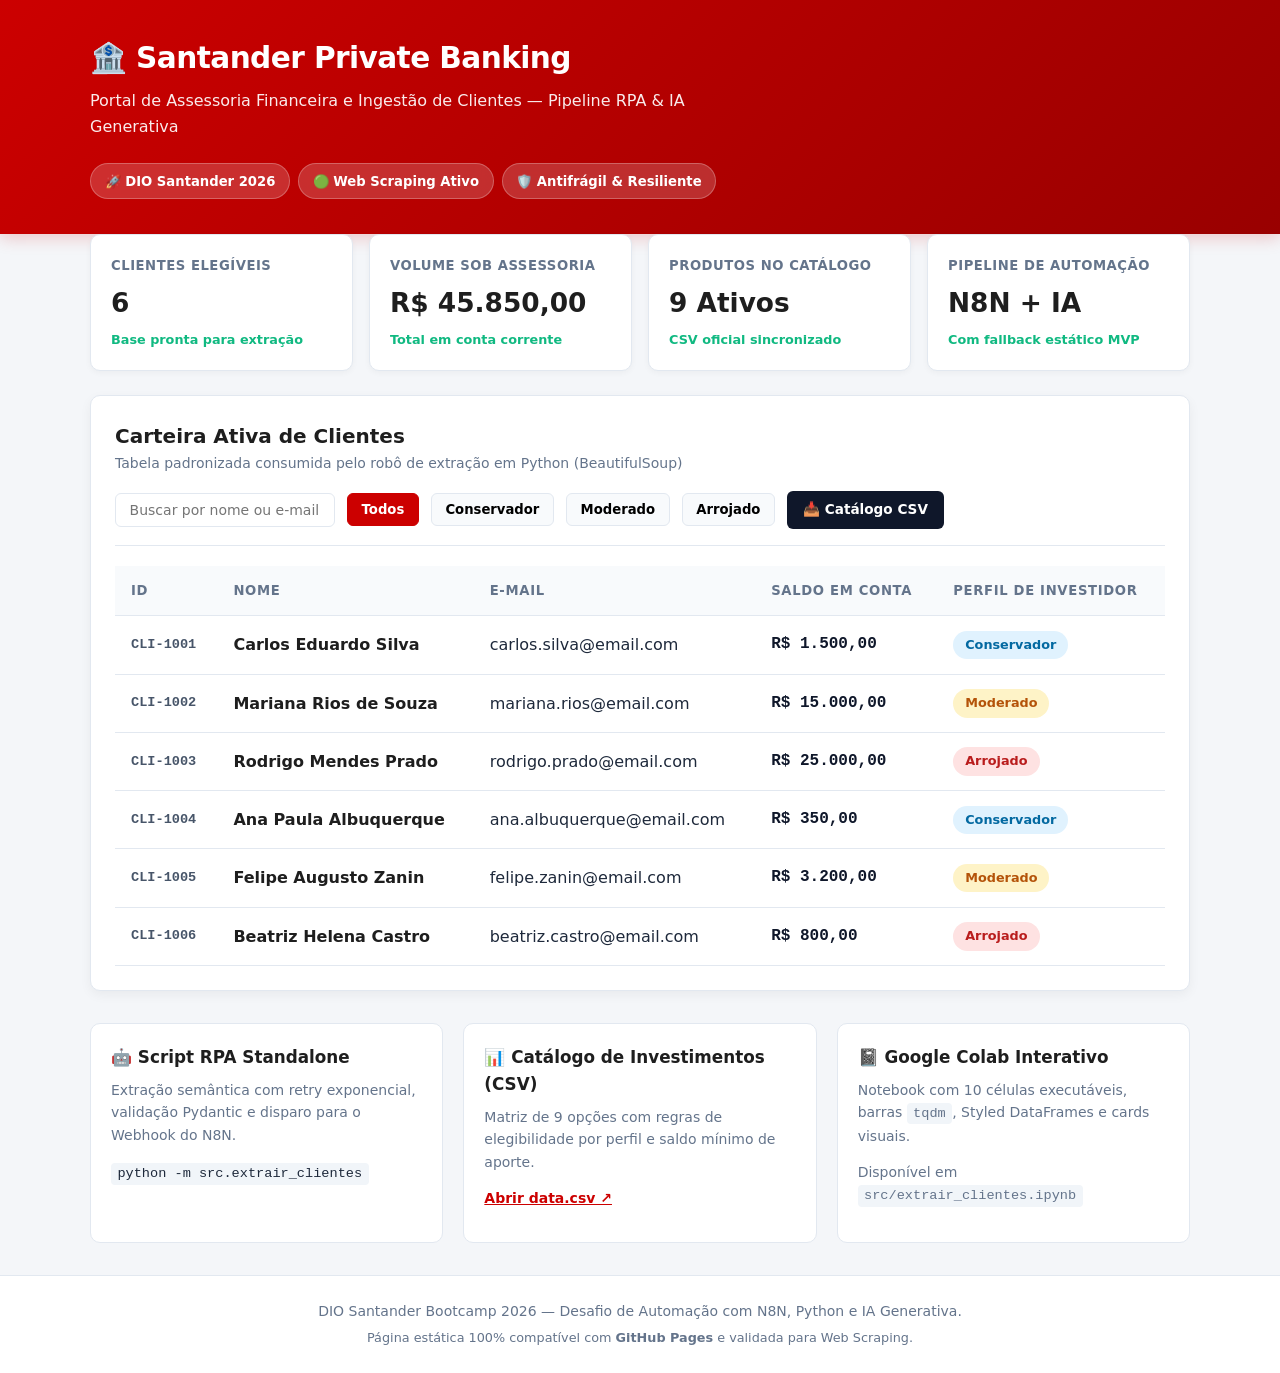
<file: dio-lab-assistente-investimentos-rpa-n8n/index.html>
<!DOCTYPE html>
<html lang="pt-BR">
<head>
  <meta charset="UTF-8">
  <meta name="viewport" content="width=device-width, initial-scale=1.0">
  <meta name="description" content="Portal de Assessoria Financeira e Investimentos - Automação RPA e IA Generativa Santander Bootcamp 2026">
  <title>Portal de Clientes & Investimentos | DIO Santander 2026</title>
  <style>
    :root {
      --santander-red: #cc0000;
      --santander-red-dark: #990000;
      --santander-dark: #1e1e1e;
      --bg-light: #f4f6f9;
      --surface: #ffffff;
      --border: #e2e8f0;
      --text-main: #1e293b;
      --text-muted: #64748b;
      
      --badge-conservador-bg: #e0f2fe;
      --badge-conservador-color: #0369a1;
      --badge-moderado-bg: #fef3c7;
      --badge-moderado-color: #b45309;
      --badge-arrojado-bg: #fee2e2;
      --badge-arrojado-color: #b91c1c;

      --success-green: #10b981;
      --radius: 10px;
    }

    * {
      box-sizing: border-box;
      margin: 0;
      padding: 0;
      font-family: 'Segoe UI', system-ui, -apple-system, BlinkMacSystemFont, Roboto, sans-serif;
    }

    body {
      background-color: var(--bg-light);
      color: var(--text-main);
      line-height: 1.6;
      min-height: 100vh;
      display: flex;
      flex-direction: column;
    }

    header {
      background: linear-gradient(135deg, var(--santander-red), var(--santander-red-dark));
      color: #ffffff;
      padding: 2.2rem 1.5rem;
      box-shadow: 0 4px 16px rgba(204, 0, 0, 0.2);
    }

    .container {
      max-width: 1140px;
      margin: 0 auto;
      padding: 0 1.25rem;
      width: 100%;
    }

    .header-content {
      display: flex;
      justify-content: space-between;
      align-items: center;
      flex-wrap: wrap;
      gap: 1.5rem;
    }

    .brand-title {
      font-size: 1.85rem;
      font-weight: 800;
      letter-spacing: -0.02em;
      display: flex;
      align-items: center;
      gap: 0.75rem;
    }

    .brand-subtitle {
      font-size: 1rem;
      opacity: 0.92;
      margin-top: 0.35rem;
      max-width: 650px;
    }

    .header-badges {
      display: flex;
      gap: 0.5rem;
      flex-wrap: wrap;
    }

    .chip {
      background: rgba(255, 255, 255, 0.18);
      backdrop-filter: blur(8px);
      padding: 0.4rem 0.85rem;
      border-radius: 9999px;
      font-size: 0.825rem;
      font-weight: 600;
      border: 1px solid rgba(255, 255, 255, 0.25);
    }

    main {
      flex: 1;
      margin-top: -1.5rem;
    }

    /* KPI Cards */
    .kpi-grid {
      display: grid;
      grid-template-columns: repeat(auto-fit, minmax(220px, 1fr));
      gap: 1rem;
      margin-bottom: 1.5rem;
    }

    .kpi-card {
      background: var(--surface);
      border: 1px solid var(--border);
      border-radius: var(--radius);
      padding: 1.25rem;
      box-shadow: 0 2px 6px rgba(0,0,0,0.04);
      display: flex;
      flex-direction: column;
      gap: 0.35rem;
    }

    .kpi-label {
      font-size: 0.825rem;
      font-weight: 600;
      color: var(--text-muted);
      text-transform: uppercase;
      letter-spacing: 0.04em;
    }

    .kpi-value {
      font-size: 1.65rem;
      font-weight: 800;
      color: var(--santander-dark);
    }

    .kpi-desc {
      font-size: 0.8rem;
      color: var(--success-green);
      font-weight: 600;
    }

    /* Main Table Card */
    .card {
      background: var(--surface);
      border-radius: var(--radius);
      border: 1px solid var(--border);
      box-shadow: 0 4px 12px rgba(0, 0, 0, 0.05);
      padding: 1.5rem;
      margin-bottom: 2rem;
    }

    .card-header {
      display: flex;
      justify-content: space-between;
      align-items: center;
      flex-wrap: wrap;
      gap: 1rem;
      margin-bottom: 1.25rem;
      border-bottom: 1px solid var(--border);
      padding-bottom: 1rem;
    }

    .card-title-group h2 {
      font-size: 1.25rem;
      font-weight: 700;
      color: var(--santander-dark);
    }

    .card-title-group p {
      font-size: 0.875rem;
      color: var(--text-muted);
    }

    .table-toolbar {
      display: flex;
      gap: 0.75rem;
      align-items: center;
      flex-wrap: wrap;
    }

    .search-input {
      padding: 0.5rem 0.85rem;
      border-radius: 6px;
      border: 1px solid var(--border);
      font-size: 0.875rem;
      outline: none;
      transition: border-color 0.2s ease;
      min-width: 220px;
    }

    .search-input:focus {
      border-color: var(--santander-red);
    }

    .btn-filter {
      padding: 0.5rem 0.85rem;
      border-radius: 6px;
      border: 1px solid var(--border);
      background: #f8fafc;
      font-size: 0.825rem;
      font-weight: 600;
      cursor: pointer;
      transition: all 0.2s;
    }

    .btn-filter.active, .btn-filter:hover {
      background: var(--santander-red);
      color: #fff;
      border-color: var(--santander-red);
    }

    .btn-action {
      padding: 0.5rem 1rem;
      border-radius: 6px;
      border: none;
      background: #0f172a;
      color: #fff;
      font-size: 0.85rem;
      font-weight: 600;
      text-decoration: none;
      display: inline-flex;
      align-items: center;
      gap: 0.4rem;
      cursor: pointer;
      transition: background 0.2s;
    }

    .btn-action:hover {
      background: #334155;
    }

    /* Table Styles (Otimizada para RPA e Apresentação) */
    .table-container {
      overflow-x: auto;
    }

    table {
      width: 100%;
      border-collapse: collapse;
      text-align: left;
    }

    th, td {
      padding: 0.9rem 1rem;
      border-bottom: 1px solid var(--border);
    }

    th {
      background-color: #f8fafc;
      color: var(--text-muted);
      font-size: 0.825rem;
      text-transform: uppercase;
      letter-spacing: 0.05em;
      font-weight: 700;
    }

    tbody tr {
      transition: background-color 0.15s ease;
    }

    tbody tr:hover {
      background-color: #f8fafc;
    }

    .cliente-id {
      font-family: 'Consolas', monospace;
      font-weight: 600;
      color: #475569;
      font-size: 0.85rem;
    }

    .cliente-nome {
      font-weight: 600;
      color: var(--santander-dark);
    }

    .cliente-saldo {
      font-family: 'Consolas', monospace;
      font-weight: 700;
      color: #0f172a;
    }

    .badge {
      display: inline-block;
      padding: 0.25rem 0.75rem;
      border-radius: 9999px;
      font-size: 0.8rem;
      font-weight: 700;
      text-align: center;
    }

    .badge-conservador {
      background-color: var(--badge-conservador-bg);
      color: var(--badge-conservador-color);
    }

    .badge-moderado {
      background-color: var(--badge-moderado-bg);
      color: var(--badge-moderado-color);
    }

    .badge-arrojado {
      background-color: var(--badge-arrojado-bg);
      color: var(--badge-arrojado-color);
    }

    /* Links & Documentation Section */
    .docs-grid {
      display: grid;
      grid-template-columns: repeat(auto-fit, minmax(280px, 1fr));
      gap: 1.25rem;
      margin-bottom: 2rem;
    }

    .doc-box {
      background: var(--surface);
      border: 1px solid var(--border);
      border-radius: var(--radius);
      padding: 1.25rem;
    }

    .doc-box h3 {
      font-size: 1.05rem;
      margin-bottom: 0.5rem;
      color: var(--santander-dark);
      display: flex;
      align-items: center;
      gap: 0.5rem;
    }

    .doc-box p {
      font-size: 0.875rem;
      color: var(--text-muted);
      margin-bottom: 0.85rem;
    }

    .doc-box code {
      background: #f1f5f9;
      padding: 0.2rem 0.4rem;
      border-radius: 4px;
      font-family: monospace;
      font-size: 0.85rem;
    }

    footer {
      background: #ffffff;
      border-top: 1px solid var(--border);
      padding: 1.5rem;
      text-align: center;
      color: var(--text-muted);
      font-size: 0.875rem;
      margin-top: auto;
    }

    footer a {
      color: var(--santander-red);
      text-decoration: none;
      font-weight: 600;
    }

    footer a:hover {
      text-decoration: underline;
    }
  </style>
</head>
<body>

  <header>
    <div class="container header-content">
      <div>
        <h1 class="brand-title">🏦 Santander Private Banking</h1>
        <p class="brand-subtitle">Portal de Assessoria Financeira e Ingestão de Clientes — Pipeline RPA & IA Generativa</p>
      </div>
      <div class="header-badges">
        <span class="chip">🚀 DIO Santander 2026</span>
        <span class="chip">🟢 Web Scraping Ativo</span>
        <span class="chip">🛡️ Antifrágil & Resiliente</span>
      </div>
    </div>
  </header>

  <main class="container">
    <!-- KPIs Operacionais -->
    <div class="kpi-grid">
      <div class="kpi-card">
        <span class="kpi-label">Clientes Elegíveis</span>
        <span class="kpi-value" id="kpi-total-clientes">6</span>
        <span class="kpi-desc">Base pronta para extração</span>
      </div>
      <div class="kpi-card">
        <span class="kpi-label">Volume sob Assessoria</span>
        <span class="kpi-value">R$ 45.850,00</span>
        <span class="kpi-desc">Total em conta corrente</span>
      </div>
      <div class="kpi-card">
        <span class="kpi-label">Produtos no Catálogo</span>
        <span class="kpi-value">9 Ativos</span>
        <span class="kpi-desc">CSV oficial sincronizado</span>
      </div>
      <div class="kpi-card">
        <span class="kpi-label">Pipeline de Automação</span>
        <span class="kpi-value">N8N + IA</span>
        <span class="kpi-desc">Com fallback estático MVP</span>
      </div>
    </div>

    <!-- Tabela de Clientes (Fonte para RPA) -->
    <div class="card">
      <div class="card-header">
        <div class="card-title-group">
          <h2>Carteira Ativa de Clientes</h2>
          <p>Tabela padronizada consumida pelo robô de extração em Python (BeautifulSoup)</p>
        </div>
        <div class="table-toolbar">
          <input type="text" id="filtro-busca" class="search-input" placeholder="Buscar por nome ou e-mail..." onkeyup="filtrarTabela()">
          <button class="btn-filter active" onclick="filtrarPerfil('todos', this)">Todos</button>
          <button class="btn-filter" onclick="filtrarPerfil('Conservador', this)">Conservador</button>
          <button class="btn-filter" onclick="filtrarPerfil('Moderado', this)">Moderado</button>
          <button class="btn-filter" onclick="filtrarPerfil('Arrojado', this)">Arrojado</button>
          <a href="data.csv" download class="btn-action">📥 Catálogo CSV</a>
        </div>
      </div>

      <div class="table-container">
        <table id="tabela-clientes">
          <thead>
            <tr>
              <th>ID</th>
              <th>Nome</th>
              <th>E-mail</th>
              <th>Saldo em Conta</th>
              <th>Perfil de Investidor</th>
            </tr>
          </thead>
          <tbody id="corpo-tabela">
            <tr>
              <td class="cliente-id">CLI-1001</td>
              <td class="cliente-nome">Carlos Eduardo Silva</td>
              <td class="cliente-email">carlos.silva@email.com</td>
              <td class="cliente-saldo">R$ 1.500,00</td>
              <td><span class="badge badge-conservador cliente-perfil">Conservador</span></td>
            </tr>
            <tr>
              <td class="cliente-id">CLI-1002</td>
              <td class="cliente-nome">Mariana Rios de Souza</td>
              <td class="cliente-email">mariana.rios@email.com</td>
              <td class="cliente-saldo">R$ 15.000,00</td>
              <td><span class="badge badge-moderado cliente-perfil">Moderado</span></td>
            </tr>
            <tr>
              <td class="cliente-id">CLI-1003</td>
              <td class="cliente-nome">Rodrigo Mendes Prado</td>
              <td class="cliente-email">rodrigo.prado@email.com</td>
              <td class="cliente-saldo">R$ 25.000,00</td>
              <td><span class="badge badge-arrojado cliente-perfil">Arrojado</span></td>
            </tr>
            <tr>
              <td class="cliente-id">CLI-1004</td>
              <td class="cliente-nome">Ana Paula Albuquerque</td>
              <td class="cliente-email">ana.albuquerque@email.com</td>
              <td class="cliente-saldo">R$ 350,00</td>
              <td><span class="badge badge-conservador cliente-perfil">Conservador</span></td>
            </tr>
            <tr>
              <td class="cliente-id">CLI-1005</td>
              <td class="cliente-nome">Felipe Augusto Zanin</td>
              <td class="cliente-email">felipe.zanin@email.com</td>
              <td class="cliente-saldo">R$ 3.200,00</td>
              <td><span class="badge badge-moderado cliente-perfil">Moderado</span></td>
            </tr>
            <tr>
              <td class="cliente-id">CLI-1006</td>
              <td class="cliente-nome">Beatriz Helena Castro</td>
              <td class="cliente-email">beatriz.castro@email.com</td>
              <td class="cliente-saldo">R$ 800,00</td>
              <td><span class="badge badge-arrojado cliente-perfil">Arrojado</span></td>
            </tr>
          </tbody>
        </table>
      </div>
    </div>

    <!-- Seção de Recursos e Endpoints do GitHub Pages -->
    <div class="docs-grid">
      <div class="doc-box">
        <h3>🤖 Script RPA Standalone</h3>
        <p>Extração semântica com retry exponencial, validação Pydantic e disparo para o Webhook do N8N.</p>
        <code>python -m src.extrair_clientes</code>
      </div>
      <div class="doc-box">
        <h3>📊 Catálogo de Investimentos (CSV)</h3>
        <p>Matriz de 9 opções com regras de elegibilidade por perfil e saldo mínimo de aporte.</p>
        <p><a href="data.csv" target="_blank" style="color: var(--santander-red); font-weight: 600;">Abrir data.csv ↗</a></p>
      </div>
      <div class="doc-box">
        <h3>📓 Google Colab Interativo</h3>
        <p>Notebook com 10 células executáveis, barras <code>tqdm</code>, Styled DataFrames e cards visuais.</p>
        <p>Disponível em <code>src/extrair_clientes.ipynb</code></p>
      </div>
    </div>
  </main>

  <footer>
    <div class="container">
      <p>DIO Santander Bootcamp 2026 — Desafio de Automação com N8N, Python e IA Generativa.</p>
      <p style="margin-top: 0.35rem; font-size: 0.8rem;">Página estática 100% compatível com <strong>GitHub Pages</strong> e validada para Web Scraping.</p>
    </div>
  </footer>

  <script>
    // Filtro por texto em tempo real
    function filtrarTabela() {
      const input = document.getElementById("filtro-busca");
      const filtro = input.value.toLowerCase();
      const linhas = document.querySelectorAll("#corpo-tabela tr");

      linhas.forEach(linha => {
        const textoLinha = linha.innerText.toLowerCase();
        linha.style.display = textoLinha.includes(filtro) ? "" : "none";
      });
    }

    // Filtro por perfil do investidor
    function filtrarPerfil(perfil, botao) {
      document.querySelectorAll(".btn-filter").forEach(b => b.classList.remove("active"));
      if (botao) botao.classList.add("active");

      const linhas = document.querySelectorAll("#corpo-tabela tr");
      linhas.forEach(linha => {
        if (perfil === 'todos') {
          linha.style.display = "";
        } else {
          const perfilLinha = linha.querySelector(".cliente-perfil").innerText.trim();
          linha.style.display = (perfilLinha.toLowerCase() === perfil.toLowerCase()) ? "" : "none";
        }
      });
    }
  </script>
</body>
</html>
</file>
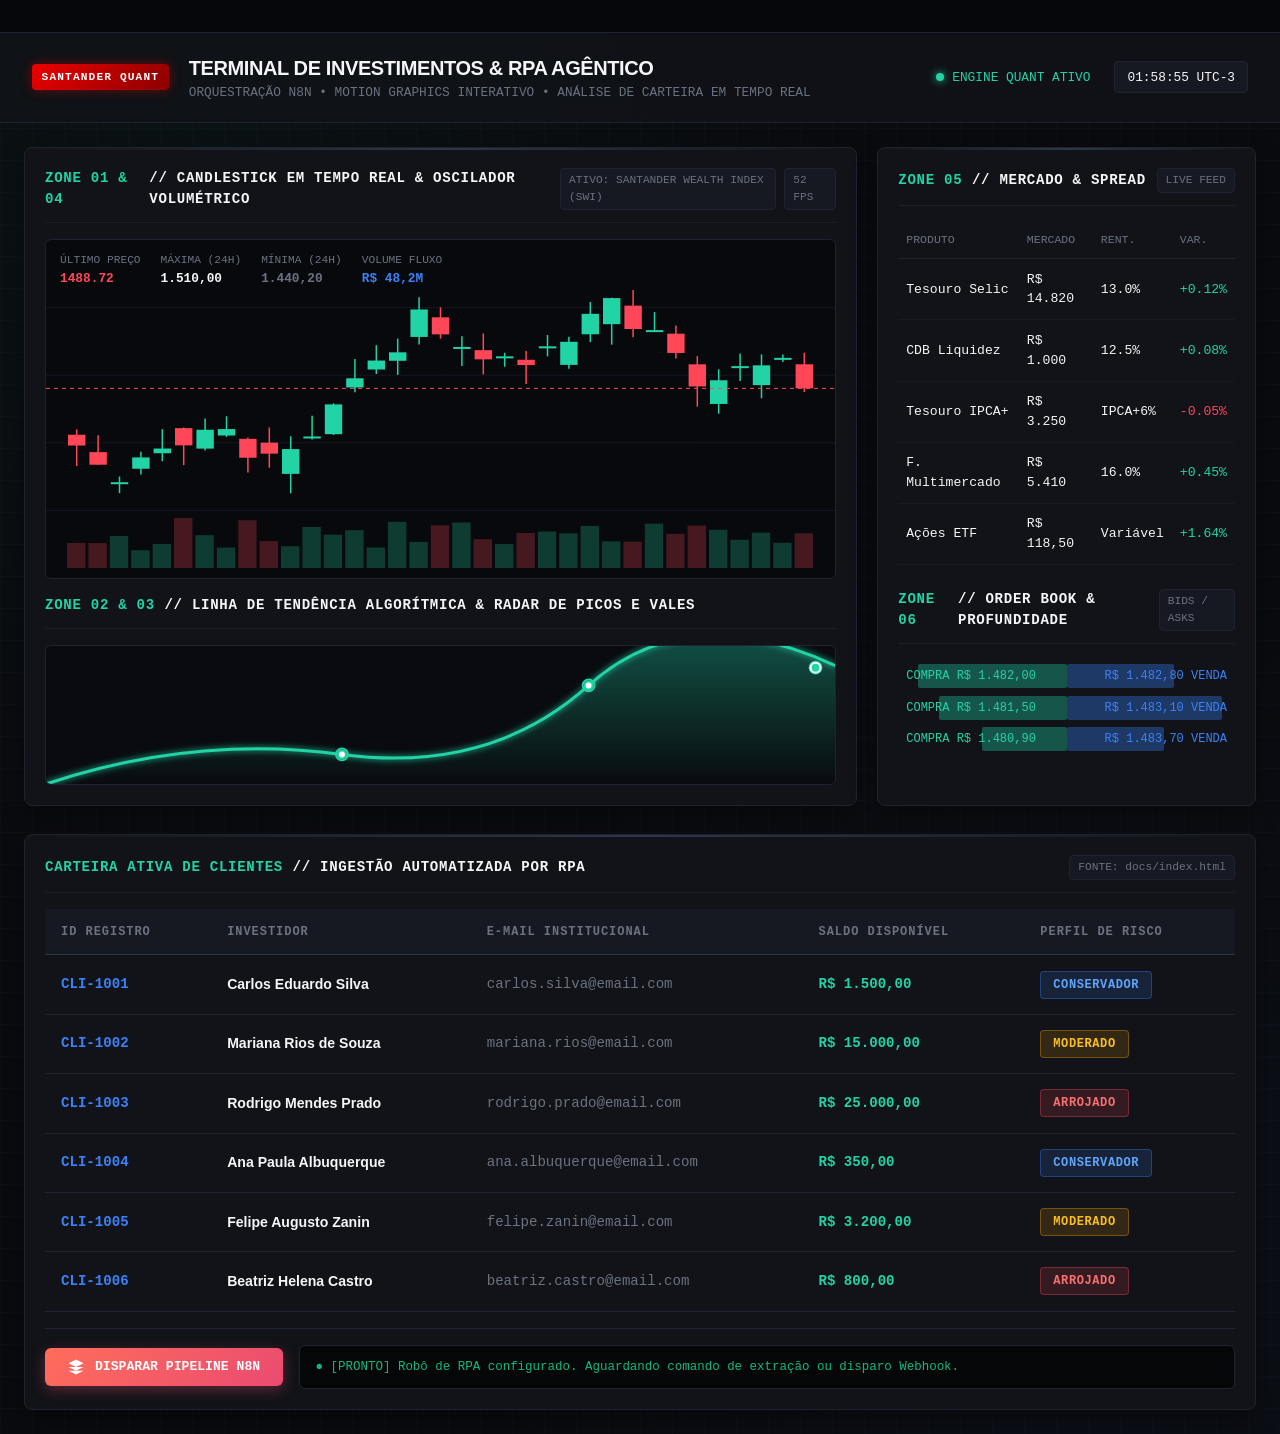
<file: dio-lab-assistente-investimentos-rpa-n8n/docs/index.html>
<!DOCTYPE html>
<html lang="pt-BR">
<head>
  <meta charset="UTF-8">
  <meta name="viewport" content="width=device-width, initial-scale=1.0">
  <title>TERMINAL INSTITUCIONAL QUANT — SANTANDER PRIVATE WEALTH & RPA</title>
  <style>
    /* ==========================================================================
       DESIGN SYSTEM TOKENS — TERMINAL QUANT FUTURISTA
       Baseado no estudo visual do Motion Graphics do Asset Artlist
       ========================================================================== */
    :root {
      --bg-primary: #0A0B0F;
      --bg-surface: #111318;
      --bg-surface-elevated: #161922;
      --border-subtle: #1e2330;
      --border-bright: #2d3748;
      
      --color-up: #22D3A5;
      --color-up-glow: rgba(34, 211, 165, 0.35);
      --color-down: #FF4757;
      --color-down-glow: rgba(255, 71, 87, 0.35);
      --color-neutral: #F5F6F7;
      --color-muted: #6B7280;
      --color-accent-blue: #3B82F6;
      --color-accent-blue-glow: rgba(59, 130, 246, 0.3);
      --color-accent-amber: #F59E0B;
      --color-santander: #EC0000;

      --font-mono: 'JetBrains Mono', 'SF Mono', 'Fira Code', 'Consolas', monospace;
      --font-sans: 'Inter', -apple-system, BlinkMacSystemFont, 'Segoe UI', Roboto, sans-serif;
    }

    * {
      box-sizing: border-box;
      margin: 0;
      padding: 0;
    }

    body {
      background-color: var(--bg-primary);
      color: var(--color-neutral);
      font-family: var(--font-sans);
      overflow-x: hidden;
      line-height: 1.5;
      background-image: 
        radial-gradient(circle at 15% 15%, rgba(34, 211, 165, 0.04) 0%, transparent 40%),
        radial-gradient(circle at 85% 85%, rgba(59, 130, 246, 0.04) 0%, transparent 40%),
        linear-gradient(rgba(30, 35, 48, 0.15) 1px, transparent 1px),
        linear-gradient(90deg, rgba(30, 35, 48, 0.15) 1px, transparent 1px);
      background-size: 100% 100%, 100% 100%, 32px 32px, 32px 32px;
    }

    /* ==========================================================================
       TOP TICKER STREAMER (MOVIMENTO CONTÍNUO)
       ========================================================================== */
    .ticker-bar {
      background-color: #06070a;
      border-bottom: 1px solid var(--border-subtle);
      overflow: hidden;
      white-space: nowrap;
      padding: 0.4rem 0;
      position: sticky;
      top: 0;
      z-index: 100;
      display: flex;
      font-family: var(--font-mono);
      font-size: 0.78rem;
    }

    .ticker-track {
      display: inline-flex;
      animation: marquee 35s linear infinite;
      gap: 2rem;
      padding-left: 100%;
    }

    .ticker-item {
      display: inline-flex;
      align-items: center;
      gap: 0.5rem;
    }

    .ticker-symbol {
      font-weight: 700;
      color: var(--color-neutral);
    }

    .ticker-val {
      color: var(--color-muted);
    }

    .ticker-up {
      color: var(--color-up);
      display: inline-flex;
      align-items: center;
    }

    .ticker-down {
      color: var(--color-down);
      display: inline-flex;
      align-items: center;
    }

    @keyframes marquee {
      0% { transform: translateX(0); }
      100% { transform: translateX(-100%); }
    }

    /* ==========================================================================
       HEADER INSTITUCIONAL
       ========================================================================== */
    header {
      padding: 1.25rem 2rem;
      border-bottom: 1px solid var(--border-subtle);
      display: flex;
      justify-content: space-between;
      align-items: center;
      background: rgba(17, 19, 24, 0.85);
      backdrop-filter: blur(12px);
    }

    .brand-group {
      display: flex;
      align-items: center;
      gap: 1.25rem;
    }

    .badge-terminal {
      background: linear-gradient(135deg, var(--color-santander), #8B0000);
      color: white;
      font-family: var(--font-mono);
      font-size: 0.7rem;
      font-weight: 800;
      letter-spacing: 0.1em;
      padding: 0.3rem 0.6rem;
      border-radius: 4px;
      box-shadow: 0 0 12px rgba(236, 0, 0, 0.4);
    }

    .title-wrapper h1 {
      font-size: 1.25rem;
      font-weight: 700;
      letter-spacing: -0.02em;
      color: var(--color-neutral);
      display: flex;
      align-items: center;
      gap: 0.5rem;
    }

    .title-wrapper p {
      font-size: 0.8rem;
      color: var(--color-muted);
      font-family: var(--font-mono);
    }

    .telemetry-status {
      display: flex;
      align-items: center;
      gap: 1.5rem;
      font-family: var(--font-mono);
      font-size: 0.8rem;
    }

    .live-indicator {
      display: flex;
      align-items: center;
      gap: 0.5rem;
      color: var(--color-up);
    }

    .pulse-dot {
      width: 8px;
      height: 8px;
      background-color: var(--color-up);
      border-radius: 50%;
      box-shadow: 0 0 8px var(--color-up);
      animation: livePulse 1.5s infinite;
    }

    @keyframes livePulse {
      0% { transform: scale(0.9); opacity: 0.7; }
      50% { transform: scale(1.4); opacity: 1; box-shadow: 0 0 14px var(--color-up); }
      100% { transform: scale(0.9); opacity: 0.7; }
    }

    .clock-display {
      color: var(--color-neutral);
      background: var(--bg-surface-elevated);
      padding: 0.35rem 0.75rem;
      border-radius: 4px;
      border: 1px solid var(--border-subtle);
    }

    /* ==========================================================================
       CONTAINER PRINCIPAL E GRID DE 6 ZONAS DE MOTION GRAPHICS
       ========================================================================== */
    .dashboard-container {
      max-width: 1600px;
      margin: 1.5rem auto;
      padding: 0 1.5rem;
      display: grid;
      grid-template-columns: 2.2fr 1fr;
      gap: 1.25rem;
    }

    .card-panel {
      background: var(--bg-surface);
      border: 1px solid var(--border-subtle);
      border-radius: 8px;
      padding: 1.25rem;
      position: relative;
      overflow: hidden;
      box-shadow: 0 8px 24px rgba(0, 0, 0, 0.4);
    }

    .card-panel::before {
      content: '';
      position: absolute;
      top: 0;
      left: 0;
      right: 0;
      height: 2px;
      background: linear-gradient(90deg, transparent, var(--border-bright), transparent);
    }

    .panel-header {
      display: flex;
      justify-content: space-between;
      align-items: center;
      margin-bottom: 1rem;
      padding-bottom: 0.75rem;
      border-bottom: 1px solid rgba(255, 255, 255, 0.05);
    }

    .panel-title {
      font-size: 0.88rem;
      font-weight: 600;
      letter-spacing: 0.05em;
      text-transform: uppercase;
      font-family: var(--font-mono);
      display: flex;
      align-items: center;
      gap: 0.6rem;
      color: var(--color-neutral);
    }

    .panel-title span {
      color: var(--color-up);
    }

    .panel-controls {
      display: flex;
      gap: 0.5rem;
    }

    .badge-chip {
      font-family: var(--font-mono);
      font-size: 0.7rem;
      padding: 0.2rem 0.5rem;
      border-radius: 4px;
      background: var(--bg-surface-elevated);
      border: 1px solid var(--border-subtle);
      color: var(--color-muted);
    }

    /* ZONA 1 & 4: CANDLESTICK & VOLUME CANVAS */
    .chart-stage {
      position: relative;
      width: 100%;
      height: 340px;
      background: #08090d;
      border: 1px solid var(--border-subtle);
      border-radius: 6px;
      overflow: hidden;
    }

    canvas#candleCanvas {
      width: 100%;
      height: 100%;
      display: block;
    }

    .canvas-hud {
      position: absolute;
      top: 12px;
      left: 14px;
      display: flex;
      gap: 1.25rem;
      font-family: var(--font-mono);
      font-size: 0.8rem;
      pointer-events: none;
      z-index: 10;
    }

    .hud-stat span.label {
      color: var(--color-muted);
      font-size: 0.7rem;
      display: block;
    }

    .hud-stat span.val {
      font-weight: 700;
    }

    /* ZONA 2 & 3: LINHA DE TENDÊNCIA E MARCADORES PULSANTES (SVG) */
    .trend-stage {
      width: 100%;
      height: 140px;
      margin-top: 1rem;
      background: #090b10;
      border: 1px solid var(--border-subtle);
      border-radius: 6px;
      position: relative;
      overflow: hidden;
    }

    svg.trend-svg {
      width: 100%;
      height: 100%;
    }

    .pulse-radar {
      animation: radarWave 2s infinite ease-out;
      transform-origin: center;
    }

    @keyframes radarWave {
      0% { r: 5; opacity: 1; }
      100% { r: 18; opacity: 0; }
    }

    /* ZONA 5: TABELA DE COTAÇÕES EM TEMPO REAL COM FLASH EFFECT */
    .quote-table {
      width: 100%;
      border-collapse: collapse;
      font-family: var(--font-mono);
      font-size: 0.82rem;
    }

    .quote-table th {
      text-align: left;
      padding: 0.6rem 0.5rem;
      color: var(--color-muted);
      font-weight: 500;
      border-bottom: 1px solid var(--border-subtle);
      font-size: 0.72rem;
      text-transform: uppercase;
    }

    .quote-table td {
      padding: 0.65rem 0.5rem;
      border-bottom: 1px solid rgba(255, 255, 255, 0.03);
      transition: background-color 0.4s ease, color 0.4s ease;
    }

    .flash-up {
      background-color: rgba(34, 211, 165, 0.25) !important;
      color: #ffffff !important;
    }

    .flash-down {
      background-color: rgba(255, 71, 87, 0.25) !important;
      color: #ffffff !important;
    }

    /* ZONA 6: ORDER BOOK / DEPTH BARS */
    .depth-container {
      margin-top: 1.25rem;
      display: flex;
      flex-direction: column;
      gap: 0.45rem;
    }

    .depth-row {
      display: flex;
      align-items: center;
      height: 24px;
      font-family: var(--font-mono);
      font-size: 0.75rem;
      position: relative;
    }

    .depth-bar {
      position: absolute;
      top: 0;
      bottom: 0;
      border-radius: 2px;
      transition: width 0.3s ease;
      opacity: 0.35;
    }

    .depth-bar.bid {
      right: 50%;
      background-color: var(--color-up);
    }

    .depth-bar.ask {
      left: 50%;
      background-color: var(--color-accent-blue);
    }

    .depth-text {
      width: 100%;
      display: flex;
      justify-content: space-between;
      padding: 0 0.5rem;
      z-index: 2;
    }

    /* ==========================================================================
       TABELA DE CLIENTES PARA RPA & N8N (SISTEMA INTEGRADO)
       ========================================================================== */
    .clients-section {
      grid-column: 1 / -1;
      margin-top: 0.5rem;
    }

    .table-responsive {
      overflow-x: auto;
    }

    table#tabela-clientes {
      width: 100%;
      border-collapse: collapse;
      text-align: left;
    }

    table#tabela-clientes th {
      background: var(--bg-surface-elevated);
      color: var(--color-muted);
      font-family: var(--font-mono);
      font-size: 0.75rem;
      text-transform: uppercase;
      letter-spacing: 0.08em;
      padding: 0.85rem 1rem;
      border-bottom: 1px solid var(--border-bright);
    }

    table#tabela-clientes td {
      padding: 0.95rem 1rem;
      border-bottom: 1px solid var(--border-subtle);
      font-size: 0.88rem;
    }

    table#tabela-clientes tbody tr {
      transition: background 0.2s ease, transform 0.2s ease;
    }

    table#tabela-clientes tbody tr:hover {
      background: rgba(255, 255, 255, 0.03);
    }

    .cliente-id {
      font-family: var(--font-mono);
      color: var(--color-accent-blue);
      font-weight: 600;
      font-size: 0.82rem;
    }

    .cliente-nome {
      font-weight: 600;
      color: var(--color-neutral);
    }

    .cliente-email {
      color: var(--color-muted);
      font-size: 0.82rem;
      font-family: var(--font-mono);
    }

    .cliente-saldo {
      font-family: var(--font-mono);
      font-weight: 700;
      color: var(--color-up);
    }

    .badge-perfil {
      display: inline-block;
      padding: 0.25rem 0.75rem;
      border-radius: 4px;
      font-size: 0.75rem;
      font-family: var(--font-mono);
      font-weight: 700;
      letter-spacing: 0.05em;
      text-transform: uppercase;
    }

    .badge-conservador {
      background: rgba(59, 130, 246, 0.15);
      color: #60a5fa;
      border: 1px solid rgba(59, 130, 246, 0.35);
    }

    .badge-moderado {
      background: rgba(245, 158, 11, 0.15);
      color: #fbbf24;
      border: 1px solid rgba(245, 158, 11, 0.35);
    }

    .badge-arrojado {
      background: rgba(255, 71, 87, 0.15);
      color: #f87171;
      border: 1px solid rgba(255, 71, 87, 0.35);
    }

    /* TELEMETRIA & AÇÃO N8N */
    .action-bar {
      display: flex;
      justify-content: space-between;
      align-items: center;
      flex-wrap: wrap;
      gap: 1rem;
      margin-top: 1rem;
      padding-top: 1rem;
      border-top: 1px solid var(--border-subtle);
    }

    .btn-n8n {
      background: linear-gradient(135deg, #ff6d5a, #ea4b71);
      color: #ffffff;
      border: none;
      padding: 0.65rem 1.4rem;
      border-radius: 6px;
      font-family: var(--font-mono);
      font-size: 0.82rem;
      font-weight: 700;
      cursor: pointer;
      display: inline-flex;
      align-items: center;
      gap: 0.6rem;
      box-shadow: 0 4px 14px rgba(234, 75, 113, 0.35);
      transition: all 0.2s ease;
    }

    .btn-n8n:hover {
      transform: translateY(-2px);
      box-shadow: 0 6px 20px rgba(234, 75, 113, 0.5);
    }

    .btn-n8n:active {
      transform: translateY(0);
    }

    .console-box {
      background: #050608;
      border: 1px solid var(--border-subtle);
      border-radius: 6px;
      padding: 0.75rem 1rem;
      font-family: var(--font-mono);
      font-size: 0.78rem;
      color: #10b981;
      flex: 1;
      min-width: 300px;
      max-height: 48px;
      overflow: hidden;
      display: flex;
      align-items: center;
    }

    @media (max-width: 1024px) {
      .dashboard-container {
        grid-template-columns: 1fr;
      }
    }
  </style>
</head>
<body>

  <!-- ========================================================================
       TOP TICKER STREAMER (MOVIMENTO CONTÍNUO EM 60 FPS)
       ======================================================================== -->
  <div class="ticker-bar">
    <div class="ticker-track" id="tickerTrack">
      <div class="ticker-item"><span class="ticker-symbol">IBOV</span> <span class="ticker-val">134.820</span> <span class="ticker-up">▲ +1.14%</span></div>
      <div class="ticker-item"><span class="ticker-symbol">PETR4</span> <span class="ticker-val">R$ 38,40</span> <span class="ticker-up">▲ +0.82%</span></div>
      <div class="ticker-item"><span class="ticker-symbol">VALE3</span> <span class="ticker-val">R$ 57,90</span> <span class="ticker-down">▼ -0.35%</span></div>
      <div class="ticker-item"><span class="ticker-symbol">BTC/BRL</span> <span class="ticker-val">R$ 364.500</span> <span class="ticker-up">▲ +2.45%</span></div>
      <div class="ticker-item"><span class="ticker-symbol">TESOURO IPCA+</span> <span class="ticker-val">6.25%</span> <span class="ticker-up">▲ +0.05%</span></div>
      <div class="ticker-item"><span class="ticker-symbol">CDB DI</span> <span class="ticker-val">12.50%</span> <span class="ticker-neutral">● 100% CDI</span></div>
      <div class="ticker-item"><span class="ticker-symbol">USD/BRL</span> <span class="ticker-val">R$ 5,48</span> <span class="ticker-down">▼ -0.42%</span></div>
      <div class="ticker-item"><span class="ticker-symbol">SELIC</span> <span class="ticker-val">10.75%</span> <span class="ticker-neutral">● Meta BACEN</span></div>
    </div>
  </div>

  <!-- ========================================================================
       HEADER INSTITUCIONAL COM TELEMETRIA
       ======================================================================== -->
  <header>
    <div class="brand-group">
      <div class="badge-terminal">SANTANDER QUANT</div>
      <div class="title-wrapper">
        <h1>TERMINAL DE INVESTIMENTOS & RPA AGÊNTICO</h1>
        <p>ORQUESTRAÇÃO N8N • MOTION GRAPHICS INTERATIVO • ANÁLISE DE CARTEIRA EM TEMPO REAL</p>
      </div>
    </div>

    <div class="telemetry-status">
      <div class="live-indicator">
        <div class="pulse-dot"></div>
        <span>ENGINE QUANT ATIVO</span>
      </div>
      <div class="clock-display" id="clockDisplay">--:--:-- UTC</div>
    </div>
  </header>

  <!-- ========================================================================
       GRID PRINCIPAL (ZONAS VISUAIS 1 A 6)
       ======================================================================== -->
  <main class="dashboard-container">

    <!-- COLUNA ESQUERDA: CANDLESTICK INTERATIVO & LINHA DE TENDÊNCIA COM GLOW -->
    <div class="card-panel">
      <div class="panel-header">
        <div class="panel-title">
          <span>ZONE 01 & 04</span> // CANDLESTICK EM TEMPO REAL & OSCILADOR VOLUMÉTRICO
        </div>
        <div class="panel-controls">
          <span class="badge-chip">ATIVO: SANTANDER WEALTH INDEX (SWI)</span>
          <span class="badge-chip" id="fpsDisplay">60 FPS</span>
        </div>
      </div>

      <!-- ÁREA GRÁFICA DO CANVAS (CANDLES + VOLUME) -->
      <div class="chart-stage">
        <div class="canvas-hud">
          <div class="hud-stat">
            <span class="label">ÚLTIMO PREÇO</span>
            <span class="val" id="hudPrice" style="color: var(--color-up);">1.482,50</span>
          </div>
          <div class="hud-stat">
            <span class="label">MÁXIMA (24H)</span>
            <span class="val" id="hudHigh" style="color: var(--color-neutral);">1.510,00</span>
          </div>
          <div class="hud-stat">
            <span class="label">MÍNIMA (24H)</span>
            <span class="val" id="hudLow" style="color: var(--color-muted);">1.440,20</span>
          </div>
          <div class="hud-stat">
            <span class="label">VOLUME FLUXO</span>
            <span class="val" id="hudVol" style="color: var(--color-accent-blue);">R$ 48,2M</span>
          </div>
        </div>
        <canvas id="candleCanvas"></canvas>
      </div>

      <!-- ZONA 2 & 3: LINHA DE TENDÊNCIA SPLINE COM PONTOS DE RADAR PULSANTE -->
      <div class="panel-header" style="margin-top: 1rem; margin-bottom: 0.5rem;">
        <div class="panel-title">
          <span>ZONE 02 & 03</span> // LINHA DE TENDÊNCIA ALGORÍTMICA & RADAR DE PICOS E VALES
        </div>
      </div>

      <div class="trend-stage">
        <svg class="trend-svg" viewBox="0 0 800 140" preserveAspectRatio="none">
          <defs>
            <linearGradient id="trendGradient" x1="0%" y1="0%" x2="0%" y2="100%">
              <stop offset="0%" stop-color="#22D3A5" stop-opacity="0.35" />
              <stop offset="100%" stop-color="#22D3A5" stop-opacity="0.0" />
            </linearGradient>
            <filter id="glow" x="-20%" y="-20%" width="140%" height="140%">
              <feGaussianBlur stdDeviation="3" result="glow" />
              <feComposite in="SourceGraphic" in2="glow" operator="over" />
            </filter>
          </defs>

          <!-- Preenchimento em Gradiente -->
          <path id="trendArea" d="M 0,140 Q 150,90 300,110 T 550,40 T 800,20 L 800,140 Z" fill="url(#trendGradient)" />

          <!-- Linha Spline com Glow -->
          <path id="trendLine" d="M 0,140 Q 150,90 300,110 T 550,40 T 800,20" fill="none" stroke="#22D3A5" stroke-width="3" filter="url(#glow)" />

          <!-- Zona 3: Marcadores de Radar Pulsante nos Picos e Vales -->
          <g transform="translate(300, 110)">
            <circle class="pulse-radar" r="6" fill="none" stroke="#22D3A5" stroke-width="2" />
            <circle r="4" fill="#ffffff" stroke="#22D3A5" stroke-width="2" />
          </g>

          <g transform="translate(550, 40)">
            <circle class="pulse-radar" r="6" fill="none" stroke="#22D3A5" stroke-width="2" />
            <circle r="4" fill="#ffffff" stroke="#22D3A5" stroke-width="2" />
          </g>

          <g transform="translate(780, 22)">
            <circle class="pulse-radar" r="6" fill="none" stroke="#22D3A5" stroke-width="2" />
            <circle r="5" fill="#22D3A5" stroke="#ffffff" stroke-width="2" />
          </g>
        </svg>
      </div>
    </div>

    <!-- COLUNA DIREITA: TABELA DE MERCADO EM TEMPO REAL & PROFUNDIDADE DE OFERTAS (DEPTH) -->
    <div class="card-panel">
      <div class="panel-header">
        <div class="panel-title">
          <span>ZONE 05</span> // MERCADO & SPREAD
        </div>
        <span class="badge-chip">LIVE FEED</span>
      </div>

      <!-- ZONA 5: TABELA COM FLASH DE PREÇOS -->
      <table class="quote-table">
        <thead>
          <tr>
            <th>PRODUTO</th>
            <th>MERCADO</th>
            <th>RENT.</th>
            <th>VAR.</th>
          </tr>
        </thead>
        <tbody id="quoteBody">
          <tr id="row-selic">
            <td>Tesouro Selic</td>
            <td class="price">R$ 14.820</td>
            <td>13.0%</td>
            <td class="chg" style="color: var(--color-up);">+0.12%</td>
          </tr>
          <tr id="row-cdb">
            <td>CDB Liquidez</td>
            <td class="price">R$ 1.000</td>
            <td>12.5%</td>
            <td class="chg" style="color: var(--color-up);">+0.08%</td>
          </tr>
          <tr id="row-ipca">
            <td>Tesouro IPCA+</td>
            <td class="price">R$ 3.250</td>
            <td>IPCA+6%</td>
            <td class="chg" style="color: var(--color-down);">-0.05%</td>
          </tr>
          <tr id="row-multi">
            <td>F. Multimercado</td>
            <td class="price">R$ 5.410</td>
            <td>16.0%</td>
            <td class="chg" style="color: var(--color-up);">+0.45%</td>
          </tr>
          <tr id="row-etf">
            <td>Ações ETF</td>
            <td class="price">R$ 118,50</td>
            <td>Variável</td>
            <td class="chg" style="color: var(--color-up);">+1.64%</td>
          </tr>
        </tbody>
      </table>

      <!-- ZONA 6: ORDER BOOK / PROFUNDIDADE DE MERCADO (DEPTH BARS) -->
      <div class="panel-header" style="margin-top: 1.5rem;">
        <div class="panel-title">
          <span>ZONE 06</span> // ORDER BOOK & PROFUNDIDADE
        </div>
        <span class="badge-chip">BIDS / ASKS</span>
      </div>

      <div class="depth-container">
        <div class="depth-row">
          <div class="depth-bar bid" id="bidBar1" style="width: 44%;"></div>
          <div class="depth-bar ask" id="askBar1" style="width: 32%;"></div>
          <div class="depth-text">
            <span style="color: var(--color-up);">COMPRA R$ 1.482,00</span>
            <span style="color: var(--color-accent-blue);">R$ 1.482,80 VENDA</span>
          </div>
        </div>

        <div class="depth-row">
          <div class="depth-bar bid" id="bidBar2" style="width: 38%;"></div>
          <div class="depth-bar ask" id="askBar2" style="width: 46%;"></div>
          <div class="depth-text">
            <span style="color: var(--color-up);">COMPRA R$ 1.481,50</span>
            <span style="color: var(--color-accent-blue);">R$ 1.483,10 VENDA</span>
          </div>
        </div>

        <div class="depth-row">
          <div class="depth-bar bid" id="bidBar3" style="width: 25%;"></div>
          <div class="depth-bar ask" id="askBar3" style="width: 29%;"></div>
          <div class="depth-text">
            <span style="color: var(--color-up);">COMPRA R$ 1.480,90</span>
            <span style="color: var(--color-accent-blue);">R$ 1.483,70 VENDA</span>
          </div>
        </div>
      </div>
    </div>

    <!-- ========================================================================
         BASE DE CLIENTES (INTEGRAÇÃO RPA COM BEAUTIFUL SOUP & DISPARO N8N)
         ======================================================================== -->
    <div class="card-panel clients-section">
      <div class="panel-header">
        <div class="panel-title">
          <span>CARTEIRA ATIVA DE CLIENTES</span> // INGESTÃO AUTOMATIZADA POR RPA
        </div>
        <span class="badge-chip">FONTE: docs/index.html</span>
      </div>

      <div class="table-responsive">
        <!-- TABELA SEMÂNTICA IDÊNTICA À ESPERADA PELO EXTRAIR_CLIENTES.PY -->
        <table id="tabela-clientes">
          <thead>
            <tr>
              <th>ID REGISTRO</th>
              <th>INVESTIDOR</th>
              <th>E-MAIL INSTITUCIONAL</th>
              <th>SALDO DISPONÍVEL</th>
              <th>PERFIL DE RISCO</th>
            </tr>
          </thead>
          <tbody>
            <tr>
              <td class="cliente-id">CLI-1001</td>
              <td class="cliente-nome">Carlos Eduardo Silva</td>
              <td class="cliente-email">carlos.silva@email.com</td>
              <td class="cliente-saldo">R$ 1.500,00</td>
              <td><span class="badge-perfil badge-conservador cliente-perfil">Conservador</span></td>
            </tr>
            <tr>
              <td class="cliente-id">CLI-1002</td>
              <td class="cliente-nome">Mariana Rios de Souza</td>
              <td class="cliente-email">mariana.rios@email.com</td>
              <td class="cliente-saldo">R$ 15.000,00</td>
              <td><span class="badge-perfil badge-moderado cliente-perfil">Moderado</span></td>
            </tr>
            <tr>
              <td class="cliente-id">CLI-1003</td>
              <td class="cliente-nome">Rodrigo Mendes Prado</td>
              <td class="cliente-email">rodrigo.prado@email.com</td>
              <td class="cliente-saldo">R$ 25.000,00</td>
              <td><span class="badge-perfil badge-arrojado cliente-perfil">Arrojado</span></td>
            </tr>
            <tr>
              <td class="cliente-id">CLI-1004</td>
              <td class="cliente-nome">Ana Paula Albuquerque</td>
              <td class="cliente-email">ana.albuquerque@email.com</td>
              <td class="cliente-saldo">R$ 350,00</td>
              <td><span class="badge-perfil badge-conservador cliente-perfil">Conservador</span></td>
            </tr>
            <tr>
              <td class="cliente-id">CLI-1005</td>
              <td class="cliente-nome">Felipe Augusto Zanin</td>
              <td class="cliente-email">felipe.zanin@email.com</td>
              <td class="cliente-saldo">R$ 3.200,00</td>
              <td><span class="badge-perfil badge-moderado cliente-perfil">Moderado</span></td>
            </tr>
            <tr>
              <td class="cliente-id">CLI-1006</td>
              <td class="cliente-nome">Beatriz Helena Castro</td>
              <td class="cliente-email">beatriz.castro@email.com</td>
              <td class="cliente-saldo">R$ 800,00</td>
              <td><span class="badge-perfil badge-arrojado cliente-perfil">Arrojado</span></td>
            </tr>
          </tbody>
        </table>
      </div>

      <div class="action-bar">
        <button class="btn-n8n" id="btnDisparoN8N" onclick="dispararParaN8N()">
          <svg width="18" height="18" viewBox="0 0 24 24" fill="currentColor">
            <path d="M12 2L2 7l10 5 10-5-10-5zM2 17l10 5 10-5M2 12l10 5 10-5"/>
          </svg>
          DISPARAR PIPELINE N8N
        </button>

        <div class="console-box" id="consoleBox">
          ● [PRONTO] Robô de RPA configurado. Aguardando comando de extração ou disparo Webhook.
        </div>
      </div>
    </div>

  </main>

  <!-- ========================================================================
       ENGINE DE MOTION GRAPHICS (CANVAS 60 FPS + INTERATIVIDADE)
       ======================================================================== -->
  <script>
    // Relógio UTC em tempo real
    function updateClock() {
      const now = new Date();
      document.getElementById('clockDisplay').textContent = now.toTimeString().split(' ')[0] + ' UTC-3';
    }
    setInterval(updateClock, 1000);
    updateClock();

    // ========================================================================
    // ENGINE DO CANVAS: CANDLESTICKS & VOLUME OSCILANTE EM 60 FPS
    // ========================================================================
    const canvas = document.getElementById('candleCanvas');
    const ctx = canvas.getContext('2d');

    function resizeCanvas() {
      canvas.width = canvas.parentElement.clientWidth;
      canvas.height = canvas.parentElement.clientHeight;
    }
    window.addEventListener('resize', resizeCanvas);
    resizeCanvas();

    // Geração de Candles Iniciais
    let candles = [];
    let currentPrice = 1482.50;

    for (let i = 0; i < 35; i++) {
      const open = currentPrice + (Math.random() * 8 - 4);
      const close = open + (Math.random() * 10 - 4.5);
      const high = Math.max(open, close) + Math.random() * 4;
      const low = Math.min(open, close) - Math.random() * 4;
      const volume = Math.random() * 50 + 20;
      candles.push({ open, high, low, close, volume });
      currentPrice = close;
    }

    let frameCount = 0;
    let lastTime = performance.now();
    let fps = 60;

    function renderLoop(time) {
      frameCount++;
      if (time - lastTime >= 1000) {
        fps = frameCount;
        document.getElementById('fpsDisplay').textContent = fps + ' FPS';
        frameCount = 0;
        lastTime = time;
      }

      // Micro-oscilação do último candle (Tick ao vivo)
      const lastCandle = candles[candles.length - 1];
      const delta = (Math.random() - 0.49) * 0.8;
      lastCandle.close += delta;
      if (lastCandle.close > lastCandle.high) lastCandle.high = lastCandle.close;
      if (lastCandle.close < lastCandle.low) lastCandle.low = lastCandle.close;

      // Atualiza HUD de preço
      const hudPrice = document.getElementById('hudPrice');
      hudPrice.textContent = lastCandle.close.toFixed(2);
      hudPrice.style.color = lastCandle.close >= lastCandle.open ? 'var(--color-up)' : 'var(--color-down)';

      // Limpar Canvas
      ctx.clearRect(0, 0, canvas.width, canvas.height);

      // Grid de Fundo Sutil
      ctx.strokeStyle = '#141824';
      ctx.lineWidth = 1;
      const gridSpacingY = canvas.height / 5;
      for (let y = gridSpacingY; y < canvas.height; y += gridSpacingY) {
        ctx.beginPath();
        ctx.moveTo(0, y);
        ctx.lineTo(canvas.width, y);
        ctx.stroke();
      }

      // Escala de Preços
      let minPrice = Infinity;
      let maxPrice = -Infinity;
      let maxVol = 0;

      candles.forEach(c => {
        if (c.low < minPrice) minPrice = c.low;
        if (c.high > maxPrice) maxPrice = c.high;
        if (c.volume > maxVol) maxVol = c.volume;
      });

      const padding = 20;
      const priceRange = (maxPrice - minPrice) || 1;
      const candleWidth = (canvas.width - padding * 2) / candles.length;
      const chartHeight = canvas.height * 0.72;
      const volumeBaseY = canvas.height - 10;

      // Desenho dos Candles e Barras de Volume
      candles.forEach((c, i) => {
        const x = padding + i * candleWidth;
        const isUp = c.close >= c.open;
        const color = isUp ? '#22D3A5' : '#FF4757';

        // 1. Barras Verticais de Volume (Zona 4)
        const volHeight = (c.volume / maxVol) * 50;
        ctx.fillStyle = isUp ? 'rgba(34, 211, 165, 0.25)' : 'rgba(255, 71, 87, 0.25)';
        ctx.fillRect(x + 1, volumeBaseY - volHeight, candleWidth - 3, volHeight);

        // 2. Candlestick (Zona 1)
        const openY = chartHeight - ((c.open - minPrice) / priceRange) * (chartHeight - 40) + 10;
        const closeY = chartHeight - ((c.close - minPrice) / priceRange) * (chartHeight - 40) + 10;
        const highY = chartHeight - ((c.high - minPrice) / priceRange) * (chartHeight - 40) + 10;
        const lowY = chartHeight - ((c.low - minPrice) / priceRange) * (chartHeight - 40) + 10;

        // Wick / Sombra
        ctx.strokeStyle = color;
        ctx.lineWidth = 1.5;
        ctx.beginPath();
        ctx.moveTo(x + candleWidth / 2, highY);
        ctx.lineTo(x + candleWidth / 2, lowY);
        ctx.stroke();

        // Corpo do Candle
        const topY = Math.min(openY, closeY);
        const bodyHeight = Math.max(Math.abs(closeY - openY), 2);
        ctx.fillStyle = color;
        ctx.fillRect(x + 2, topY, candleWidth - 4, bodyHeight);
      });

      // Linha de Preço Atual Pontilhada
      const lastY = chartHeight - ((lastCandle.close - minPrice) / priceRange) * (chartHeight - 40) + 10;
      ctx.setLineDash([4, 4]);
      ctx.strokeStyle = lastCandle.close >= lastCandle.open ? '#22D3A5' : '#FF4757';
      ctx.lineWidth = 1;
      ctx.beginPath();
      ctx.moveTo(0, lastY);
      ctx.lineTo(canvas.width, lastY);
      ctx.stroke();
      ctx.setLineDash([]);

      requestAnimationFrame(renderLoop);
    }
    requestAnimationFrame(renderLoop);

    // ========================================================================
    // SIMULAÇÃO DE FLASHES DE COTAÇÕES E DEPTH BARS (TEMPO REAL)
    // ========================================================================
    setInterval(() => {
      const rows = ['row-selic', 'row-cdb', 'row-ipca', 'row-multi', 'row-etf'];
      const randomRowId = rows[Math.floor(Math.random() * rows.length)];
      const row = document.getElementById(randomRowId);
      if (!row) return;

      const isPositive = Math.random() > 0.45;
      row.classList.remove('flash-up', 'flash-down');
      void row.offsetWidth; // Força reflow CSS
      row.classList.add(isPositive ? 'flash-up' : 'flash-down');

      setTimeout(() => {
        row.classList.remove('flash-up', 'flash-down');
      }, 450);

      // Micro oscilação das Depth Bars (Zona 6)
      const bid1 = document.getElementById('bidBar1');
      const ask1 = document.getElementById('askBar1');
      if (bid1 && ask1) {
        bid1.style.width = (30 + Math.random() * 25) + '%';
        ask1.style.width = (25 + Math.random() * 25) + '%';
      }
    }, 1800);

    // ========================================================================
    // DISPARO WEBHOOK N8N COM FEEDBACK EM TEMPO REAL
    // ========================================================================
    async function dispararParaN8N() {
      const consoleBox = document.getElementById('consoleBox');
      consoleBox.innerHTML = '<span style="color:#fbbf24;">⚡ [ENVIANDO] Extraindo clientes da tabela e disparando para Webhook N8N...</span>';

      // Extrai clientes diretamente do DOM
      const linhas = document.querySelectorAll('#tabela-clientes tbody tr');
      const clientes = [];

      linhas.forEach(linha => {
        const colunas = linha.querySelectorAll('td');
        if (colunas.length >= 5) {
          const saldoLimpo = parseFloat(colunas[3].innerText.replace(/[^0-9,]/g, '').replace(',', '.'));
          clientes.push({
            id: colunas[0].innerText.trim(),
            nome: colunas[1].innerText.trim(),
            email: colunas[2].innerText.trim(),
            saldo: saldoLimpo,
            saldo_formatado: colunas[3].innerText.trim(),
            perfil: colunas[4].innerText.trim()
          });
        }
      });

      const payload = {
        origem: "Terminal-Quant-Web-Client",
        total_clientes: clientes.length,
        clientes: clientes
      };

      try {
        const response = await fetch('http://localhost:5678/webhook/clientes-investimentos', {
          method: 'POST',
          headers: { 'Content-Type': 'application/json' },
          body: JSON.stringify(payload)
        });

        if (response.ok) {
          const data = await response.json();
          consoleBox.innerHTML = `<span style="color:#22D3A5;">✅ [SUCESSO N8N] ${data.total_processados || clientes.length} clientes processados e cruzados com sucesso!</span>`;
        } else {
          consoleBox.innerHTML = `<span style="color:#fbbf24;">⚠️ [STATUS ${response.status}] N8N ativo. Certifique-se de ativar o workflow ou clicar em 'Listen for test event'.</span>`;
        }
      } catch (err) {
        consoleBox.innerHTML = `<span style="color:#FF4757;">⚠️ [AVISO] Falha ao conectar em localhost:5678. Verifique se o N8N está rodando ou use 'extrair_clientes.py'.</span>`;
      }
    }
  </script>

</body>
</html>
</file>
